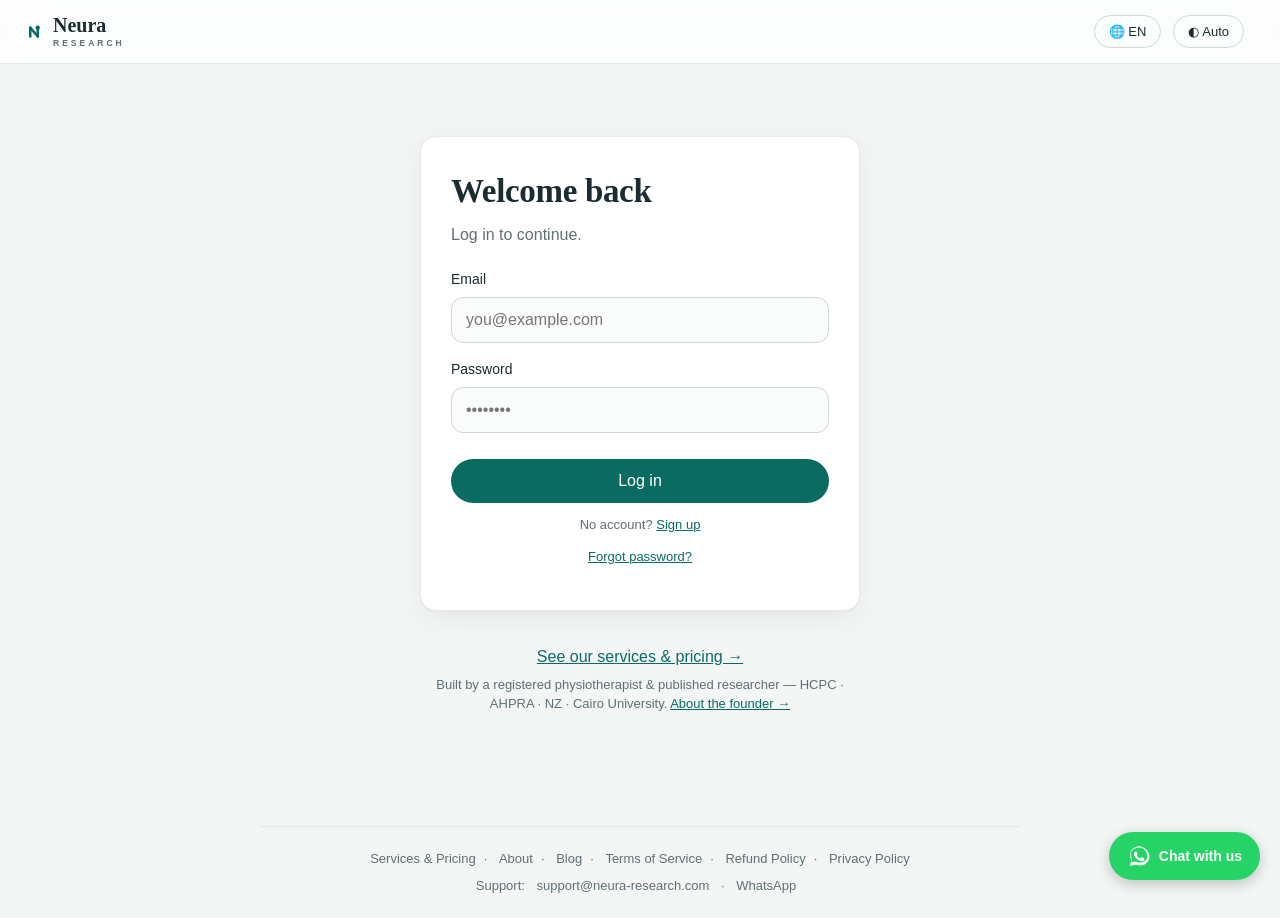
<file: frontend/index.html>
<!DOCTYPE html>
<html lang="en">
<head>
  <meta charset="UTF-8" />
  <meta name="viewport" content="width=device-width, initial-scale=1.0, viewport-fit=cover" />
  <title>Neura</title>
  <link rel="stylesheet" href="styles.css" />
  <link rel="icon" href="favicon.svg" />
  <link rel="apple-touch-icon" href="apple-touch-icon.png" />
  <link rel="manifest" href="manifest.webmanifest" />
  <meta name="theme-color" content="#0a6b63" />
  <meta name="apple-mobile-web-app-capable" content="yes" />
  <meta name="apple-mobile-web-app-status-bar-style" content="default" />
  <meta name="apple-mobile-web-app-title" content="Neura" />
  <script>
    /* Apply saved light/dark + language choices before paint to avoid a flash. */
    (function () {
      try {
        var t = localStorage.getItem("neura_theme");
        if (t === "light" || t === "dark") document.documentElement.setAttribute("data-theme", t);
        var l = localStorage.getItem("neura_lang") || "en";
        document.documentElement.setAttribute("lang", l);
        document.documentElement.setAttribute("dir", l === "ar" ? "rtl" : "ltr");
      } catch (e) {}
    })();
  </script>
</head>
<body>
  <header class="topbar">
    <div class="brand" id="brandHome" role="button" tabindex="0" title="Go to dashboard" style="cursor:pointer;"><svg width="20" height="20" viewBox="0 0 64 64" style="vertical-align:-3px" fill="none" stroke="currentColor" stroke-width="8" stroke-linecap="round"><line x1="20" y1="18" x2="20" y2="46"/><line x1="44" y1="18" x2="44" y2="46"/><line x1="20" y1="18" x2="44" y2="46"/><circle cx="44" cy="18" r="7" fill="currentColor" stroke="none"/></svg><span class="brand-word">Neura<span class="brand-sub">RESEARCH</span></span></div>
    <div class="topbar-right">
      <button id="langToggle" class="theme-toggle" title="Language / اللغة">🌐 EN</button>
      <button id="themeToggle" class="theme-toggle" title="Appearance">◐ Auto</button>
      <span id="userEmail" class="user-email"></span>
      <button id="logoutBtn" class="btn btn-ghost hidden">Log out</button>
    </div>
  </header>

  <main id="app" class="app"></main>

  <footer class="site-footer">
    <a href="pricing.html">Services &amp; Pricing</a>·
    <a href="about.html">About</a>·
    <a href="blog.html">Blog</a>·
    <a href="terms.html">Terms of Service</a>·
    <a href="refund.html">Refund Policy</a>·
    <a href="privacy.html">Privacy Policy</a>
    <div style="margin-top:8px;">
      Support: <a class="js-support-email" href="#">email</a> ·
      <a class="js-support-whatsapp" href="#">WhatsApp</a>
    </div>
  </footer>

  <div id="toast" class="toast hidden"></div>

  <!-- API base URL lives in config.js (edit that for production). -->
  <script src="config.js"></script>
  <script src="i18n.js"></script>
  <script src="app.js"></script>
  <script src="contact.js"></script>
</body>
</html>
</file>
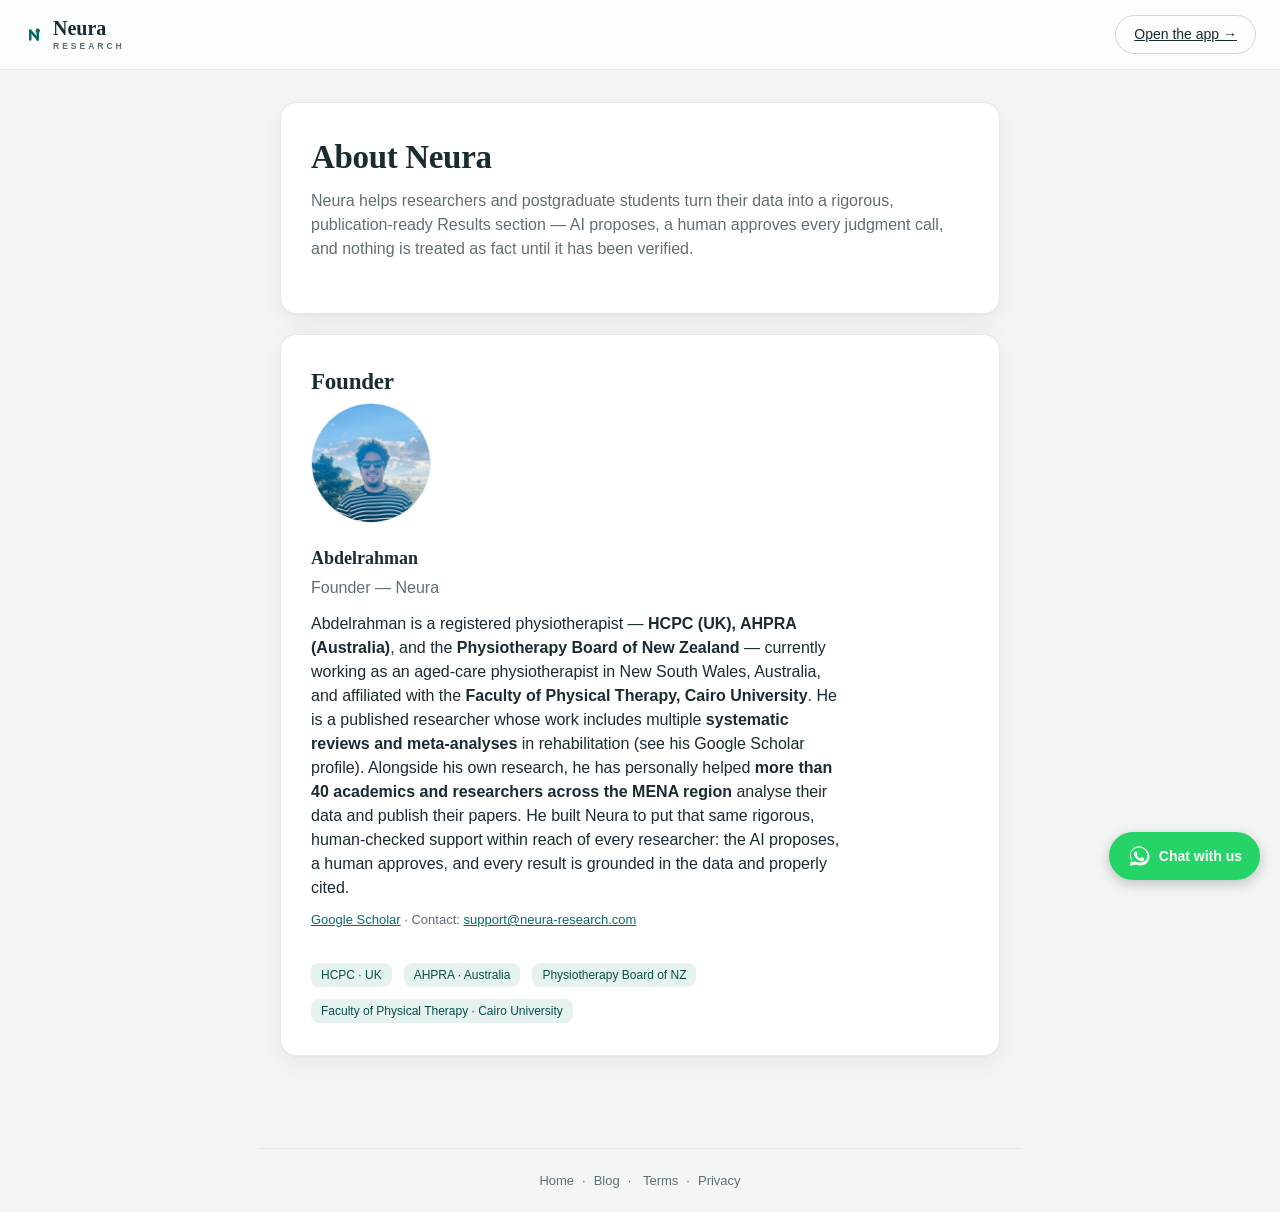
<file: frontend/about.html>
<!DOCTYPE html>
<html lang="en">
<head>
  <meta charset="UTF-8" />
  <meta name="viewport" content="width=device-width, initial-scale=1.0, viewport-fit=cover" />
  <title>About — Neura</title>
  <link rel="stylesheet" href="styles.css" />
  <link rel="icon" href="favicon.svg" />
  <meta name="theme-color" content="#0a6b63" />
  <script>
    (function () {
      try {
        var t = localStorage.getItem("neura_theme");
        if (t === "light" || t === "dark") document.documentElement.setAttribute("data-theme", t);
      } catch (e) {}
    })();
  </script>
  <style>
    .founder { display:flex; gap:22px; align-items:center; flex-wrap:wrap; }
    .founder img, .founder .avatar {
      width:120px; height:120px; border-radius:50%; object-fit:cover;
      border:1px solid var(--line); background:var(--accent-soft);
      display:flex; align-items:center; justify-content:center;
      color:var(--accent-ink); font-family:var(--serif); font-size:40px; font-weight:600;
    }
  </style>
</head>
<body>
  <header class="topbar">
    <div class="brand"><svg width="20" height="20" viewBox="0 0 64 64" style="vertical-align:-3px" fill="none" stroke="currentColor" stroke-width="8" stroke-linecap="round"><line x1="20" y1="18" x2="20" y2="46"/><line x1="44" y1="18" x2="44" y2="46"/><line x1="20" y1="18" x2="44" y2="46"/><circle cx="44" cy="18" r="7" fill="currentColor" stroke="none"/></svg><span class="brand-word">Neura<span class="brand-sub">RESEARCH</span></span></div>
    <a class="btn btn-ghost" href="index.html" style="padding:8px 18px;font-size:14px;">Open the app →</a>
  </header>

  <main class="app">
    <div class="card">
      <h1>About Neura</h1>
      <p class="sub">Neura helps researchers and postgraduate students turn their data into a rigorous, publication-ready Results section — AI proposes, a human approves every judgment call, and nothing is treated as fact until it has been verified.</p>
    </div>

    <div class="card">
      <h2>Founder</h2>
      <div class="founder">
        <!-- Your photo appears automatically once frontend/founder.jpg exists;
             until then it falls back to the initial circle. -->
        <img src="founder.jpg" alt="Founder" onerror="this.style.display='none';document.getElementById('founderInitial').style.display='flex';" />
        <div class="avatar" id="founderInitial" style="display:none;">A</div>
        <div>
          <h3 style="margin:0;" id="founderName">Abdelrahman</h3>
          <p class="sub" style="margin:4px 0 0;">Founder — Neura</p>
          <p style="margin:12px 0 0;max-width:60ch;" id="founderBio">
            Abdelrahman is a registered physiotherapist — <strong>HCPC (UK), AHPRA
            (Australia)</strong>, and the <strong>Physiotherapy Board of New Zealand</strong>
            — currently working as an aged-care physiotherapist in New South Wales,
            Australia, and affiliated with the <strong>Faculty of Physical Therapy,
            Cairo University</strong>. He is a published researcher whose work includes
            multiple <strong>systematic reviews and meta-analyses</strong> in rehabilitation
            (see his Google Scholar profile). Alongside his own research, he has personally
            helped <strong>more than 40 academics and researchers across the MENA region</strong>
            analyse their data and publish their papers. He built Neura to put that same
            rigorous, human-checked support within reach of every researcher: the AI
            proposes, a human approves, and every result is grounded in the data and
            properly cited.
          </p>
          <p class="muted-note" style="margin-top:10px;">
            <a class="link" href="https://scholar.google.com/citations?user=rlv1YbEAAAAJ&hl=en" target="_blank" rel="noopener">Google Scholar</a>
            · Contact: <a class="js-support-email link" href="#">email</a>
          </p>
        </div>
      </div>
      <div style="margin-top:18px;display:flex;flex-wrap:wrap;gap:8px;">
        <span class="tag">HCPC · UK</span>
        <span class="tag">AHPRA · Australia</span>
        <span class="tag">Physiotherapy Board of NZ</span>
        <span class="tag">Faculty of Physical Therapy · Cairo University</span>
      </div>
    </div>
  </main>

  <footer class="site-footer">
    <a href="index.html">Home</a>·<a href="blog.html">Blog</a>·
    <a href="terms.html">Terms</a>·<a href="privacy.html">Privacy</a>
  </footer>

  <script src="config.js"></script>
  <script src="contact.js"></script>
</body>
</html>
</file>
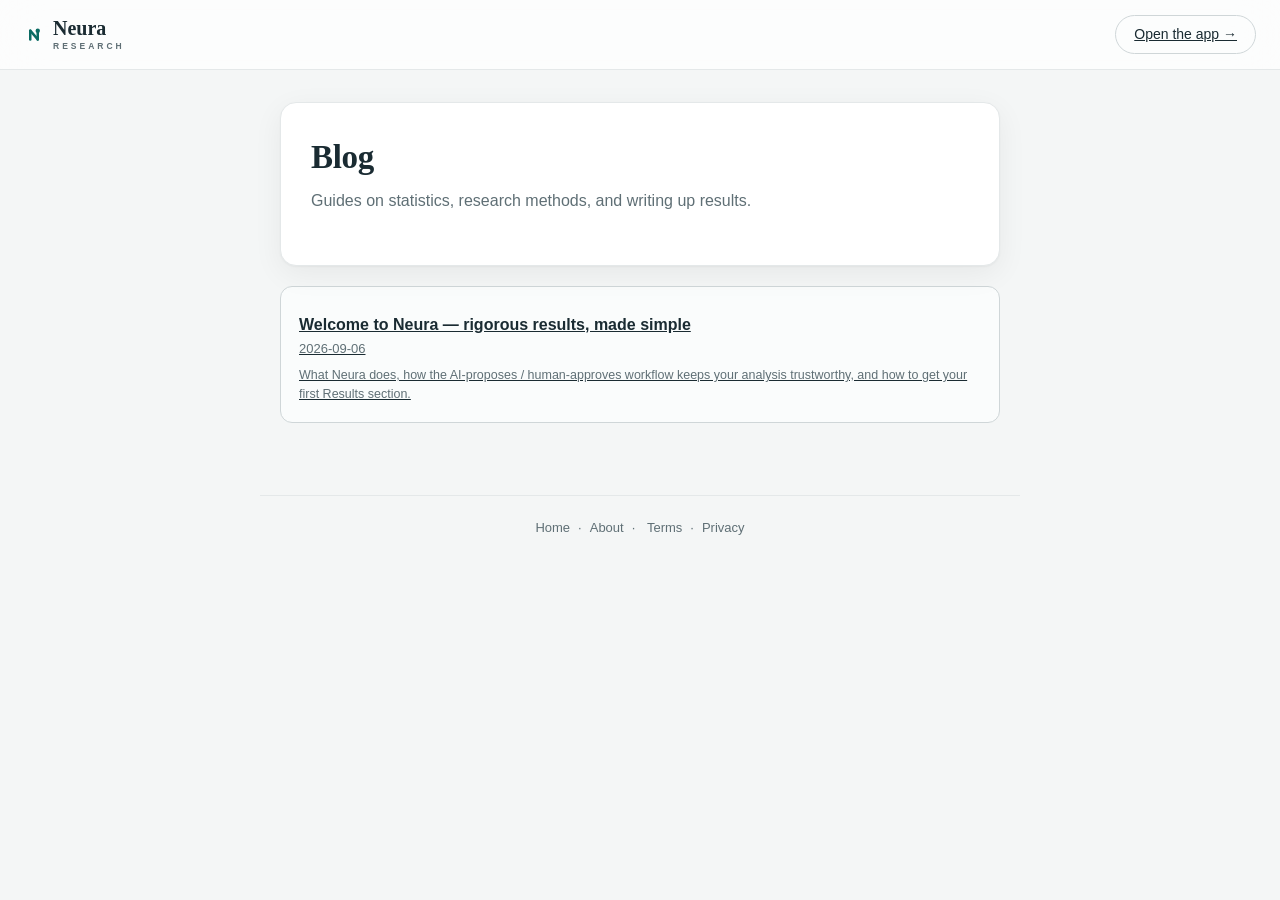
<file: frontend/blog.html>
<!DOCTYPE html>
<html lang="en">
<head>
  <meta charset="UTF-8" />
  <meta name="viewport" content="width=device-width, initial-scale=1.0, viewport-fit=cover" />
  <title>Blog — Neura</title>
  <meta name="description" content="Articles and guides on statistics, research methods, and writing up results — from Neura." />
  <link rel="stylesheet" href="styles.css" />
  <link rel="icon" href="favicon.svg" />
  <meta name="theme-color" content="#0a6b63" />
  <script>
    (function () {
      try {
        var t = localStorage.getItem("neura_theme");
        if (t === "light" || t === "dark") document.documentElement.setAttribute("data-theme", t);
      } catch (e) {}
    })();
  </script>
</head>
<body>
  <header class="topbar">
    <div class="brand"><svg width="20" height="20" viewBox="0 0 64 64" style="vertical-align:-3px" fill="none" stroke="currentColor" stroke-width="8" stroke-linecap="round"><line x1="20" y1="18" x2="20" y2="46"/><line x1="44" y1="18" x2="44" y2="46"/><line x1="20" y1="18" x2="44" y2="46"/><circle cx="44" cy="18" r="7" fill="currentColor" stroke="none"/></svg><span class="brand-word">Neura<span class="brand-sub">RESEARCH</span></span></div>
    <a class="btn btn-ghost" href="index.html" style="padding:8px 18px;font-size:14px;">Open the app →</a>
  </header>

  <main class="app" id="blog">
    <div class="center"><div class="spinner-lg"></div></div>
  </main>

  <footer class="site-footer">
    <a href="index.html">Home</a>·<a href="about.html">About</a>·
    <a href="terms.html">Terms</a>·<a href="privacy.html">Privacy</a>
  </footer>

  <script src="blog.js"></script>
</body>
</html>
</file>
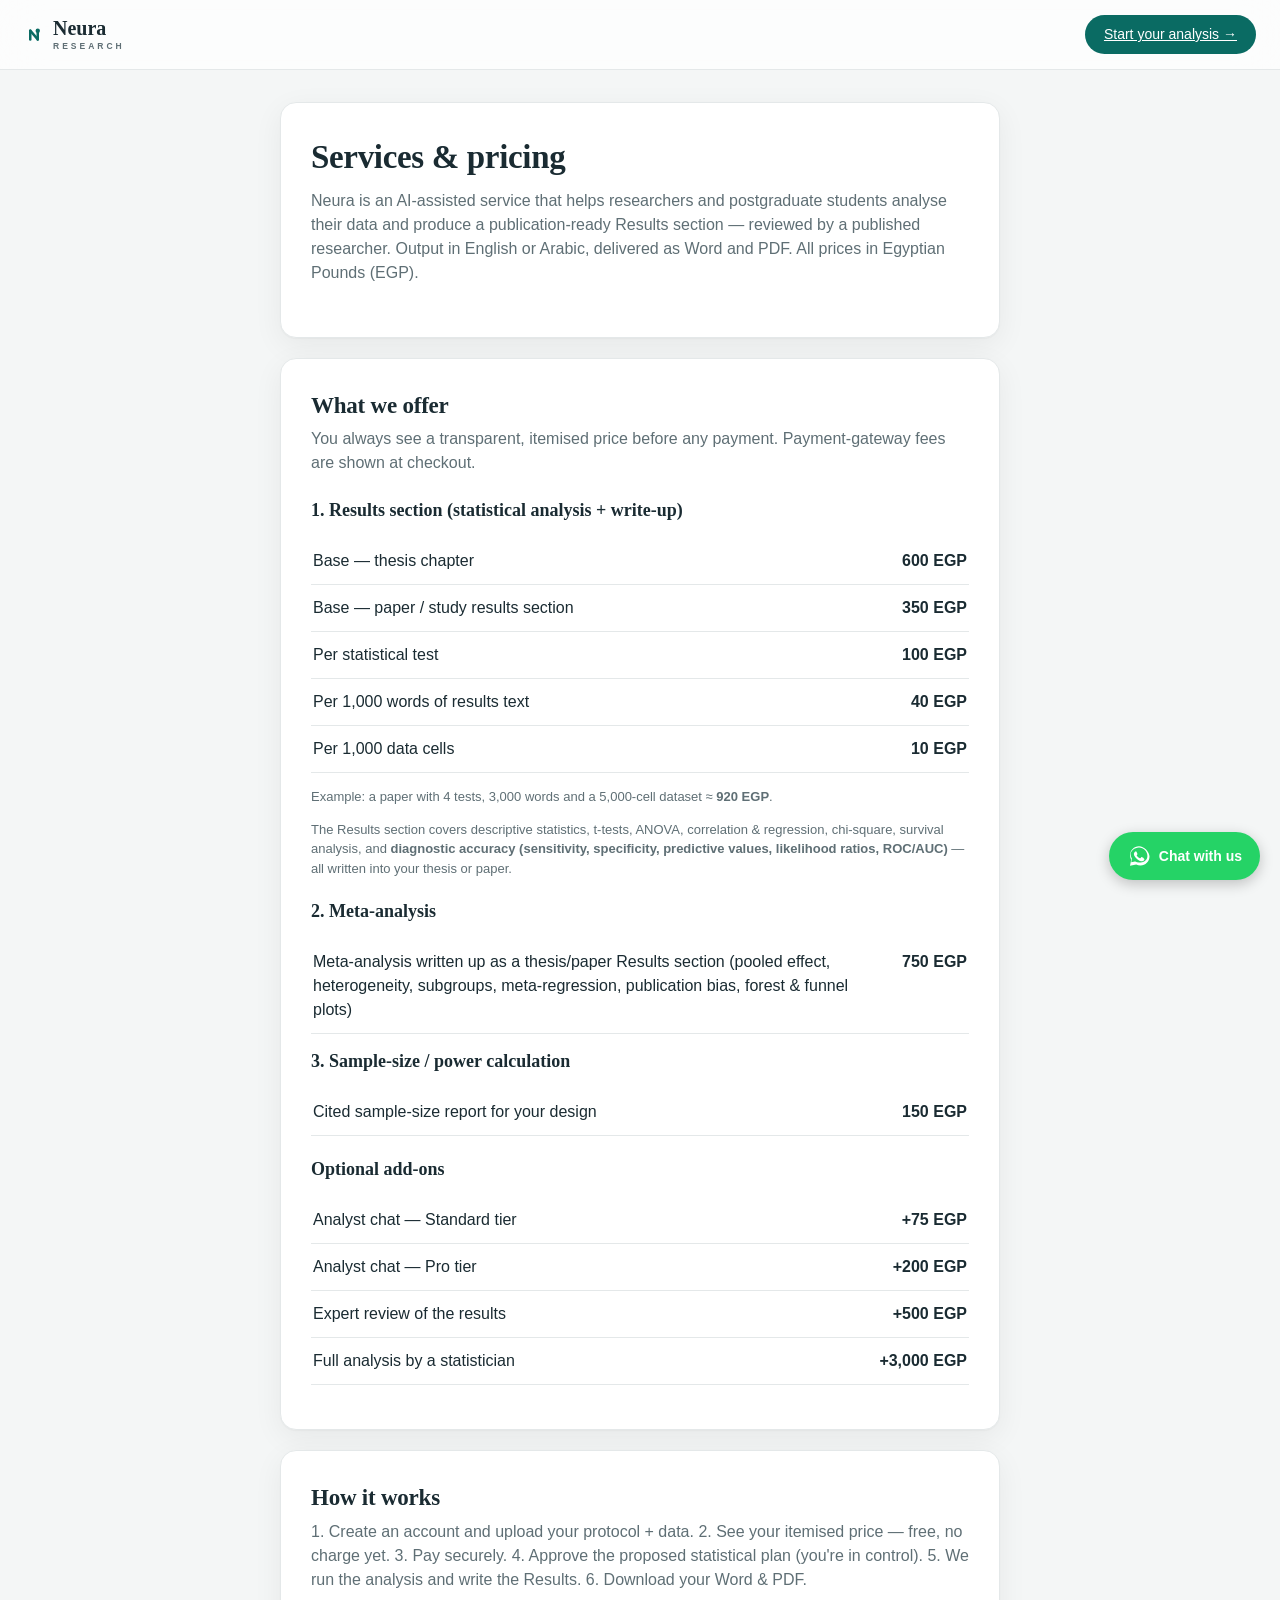
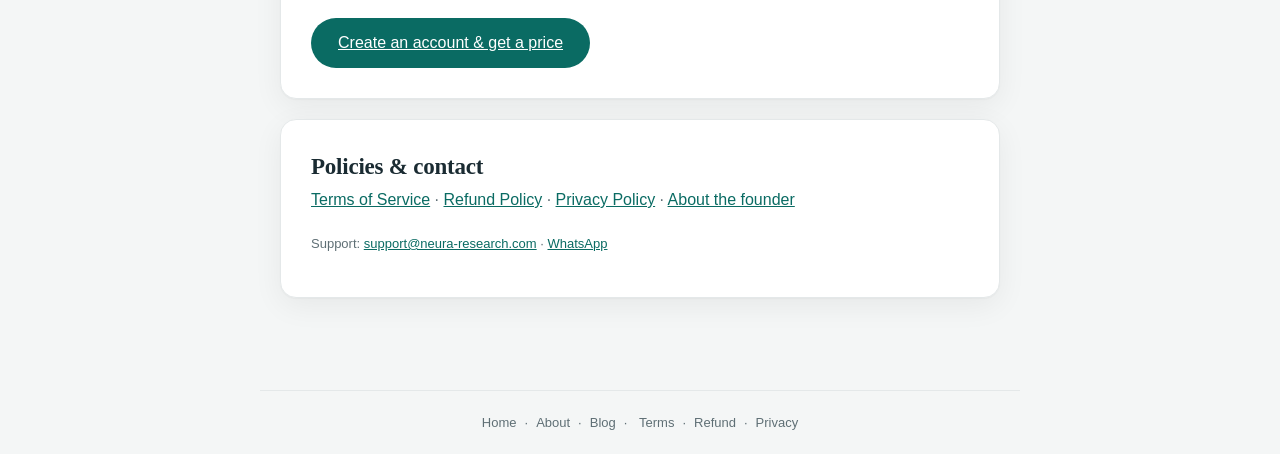
<file: frontend/pricing.html>
<!DOCTYPE html>
<html lang="en">
<head>
  <meta charset="UTF-8" />
  <meta name="viewport" content="width=device-width, initial-scale=1.0, viewport-fit=cover" />
  <title>Services & Pricing — Neura</title>
  <meta name="description" content="Neura — AI-assisted statistical analysis and results write-up for researchers. Services, pricing, and how it works." />
  <link rel="stylesheet" href="styles.css" />
  <link rel="icon" href="favicon.svg" />
  <meta name="theme-color" content="#0a6b63" />
  <script>
    (function () {
      try {
        var t = localStorage.getItem("neura_theme");
        if (t === "light" || t === "dark") document.documentElement.setAttribute("data-theme", t);
      } catch (e) {}
    })();
  </script>
  <style>
    .ptable { list-style:none; padding:0; margin:14px 0; }
    .ptable li { display:flex; justify-content:space-between; gap:16px; padding:11px 2px; border-bottom:1px solid var(--line); }
    .ptable .k { color:var(--ink); } .ptable .v { font-weight:600; white-space:nowrap; }
  </style>
</head>
<body>
  <header class="topbar">
    <div class="brand"><svg width="20" height="20" viewBox="0 0 64 64" style="vertical-align:-3px" fill="none" stroke="currentColor" stroke-width="8" stroke-linecap="round"><line x1="20" y1="18" x2="20" y2="46"/><line x1="44" y1="18" x2="44" y2="46"/><line x1="20" y1="18" x2="44" y2="46"/><circle cx="44" cy="18" r="7" fill="currentColor" stroke="none"/></svg><span class="brand-word">Neura<span class="brand-sub">RESEARCH</span></span></div>
    <a class="btn btn-primary" href="index.html" style="padding:8px 18px;font-size:14px;">Start your analysis →</a>
  </header>

  <main class="app">
    <div class="card">
      <h1>Services &amp; pricing</h1>
      <p class="sub">Neura is an AI-assisted service that helps researchers and postgraduate students analyse their data and produce a publication-ready Results section — reviewed by a published researcher. Output in English or Arabic, delivered as Word and PDF. All prices in Egyptian Pounds (EGP).</p>
    </div>

    <div class="card">
      <h2>What we offer</h2>
      <p class="sub">You always see a transparent, itemised price before any payment. Payment-gateway fees are shown at checkout.</p>

      <h3 style="margin-top:16px;">1. Results section (statistical analysis + write-up)</h3>
      <ul class="ptable">
        <li><span class="k">Base — thesis chapter</span><span class="v">600 EGP</span></li>
        <li><span class="k">Base — paper / study results section</span><span class="v">350 EGP</span></li>
        <li><span class="k">Per statistical test</span><span class="v">100 EGP</span></li>
        <li><span class="k">Per 1,000 words of results text</span><span class="v">40 EGP</span></li>
        <li><span class="k">Per 1,000 data cells</span><span class="v">10 EGP</span></li>
      </ul>
      <p class="muted-note">Example: a paper with 4 tests, 3,000 words and a 5,000-cell dataset ≈ <strong>920 EGP</strong>.</p>

      <p class="muted-note" style="margin-top:8px;">The Results section covers descriptive statistics, t-tests, ANOVA, correlation &amp; regression, chi-square, survival analysis, and <strong>diagnostic accuracy (sensitivity, specificity, predictive values, likelihood ratios, ROC/AUC)</strong> — all written into your thesis or paper.</p>

      <h3 style="margin-top:20px;">2. Meta-analysis</h3>
      <ul class="ptable"><li><span class="k">Meta-analysis written up as a thesis/paper Results section (pooled effect, heterogeneity, subgroups, meta-regression, publication bias, forest &amp; funnel plots)</span><span class="v">750 EGP</span></li></ul>

      <h3 style="margin-top:12px;">3. Sample-size / power calculation</h3>
      <ul class="ptable"><li><span class="k">Cited sample-size report for your design</span><span class="v">150 EGP</span></li></ul>

      <h3 style="margin-top:20px;">Optional add-ons</h3>
      <ul class="ptable">
        <li><span class="k">Analyst chat — Standard tier</span><span class="v">+75 EGP</span></li>
        <li><span class="k">Analyst chat — Pro tier</span><span class="v">+200 EGP</span></li>
        <li><span class="k">Expert review of the results</span><span class="v">+500 EGP</span></li>
        <li><span class="k">Full analysis by a statistician</span><span class="v">+3,000 EGP</span></li>
      </ul>
    </div>

    <div class="card">
      <h2>How it works</h2>
      <p class="sub">1. Create an account and upload your protocol + data. 2. See your itemised price — free, no charge yet. 3. Pay securely. 4. Approve the proposed statistical plan (you're in control). 5. We run the analysis and write the Results. 6. Download your Word &amp; PDF.</p>
      <div class="btn-row"><a class="btn btn-primary" href="index.html">Create an account &amp; get a price</a></div>
    </div>

    <div class="card">
      <h2>Policies &amp; contact</h2>
      <p class="sub">
        <a class="link" href="terms.html">Terms of Service</a> ·
        <a class="link" href="refund.html">Refund Policy</a> ·
        <a class="link" href="privacy.html">Privacy Policy</a> ·
        <a class="link" href="about.html">About the founder</a>
      </p>
      <p class="muted-note">Support: <a class="js-support-email link" href="#">email</a> · <a class="js-support-whatsapp link" href="#">WhatsApp</a></p>
    </div>
  </main>

  <footer class="site-footer">
    <a href="index.html">Home</a>·<a href="about.html">About</a>·<a href="blog.html">Blog</a>·
    <a href="terms.html">Terms</a>·<a href="refund.html">Refund</a>·<a href="privacy.html">Privacy</a>
  </footer>

  <script src="config.js"></script>
  <script src="contact.js"></script>
</body>
</html>
</file>
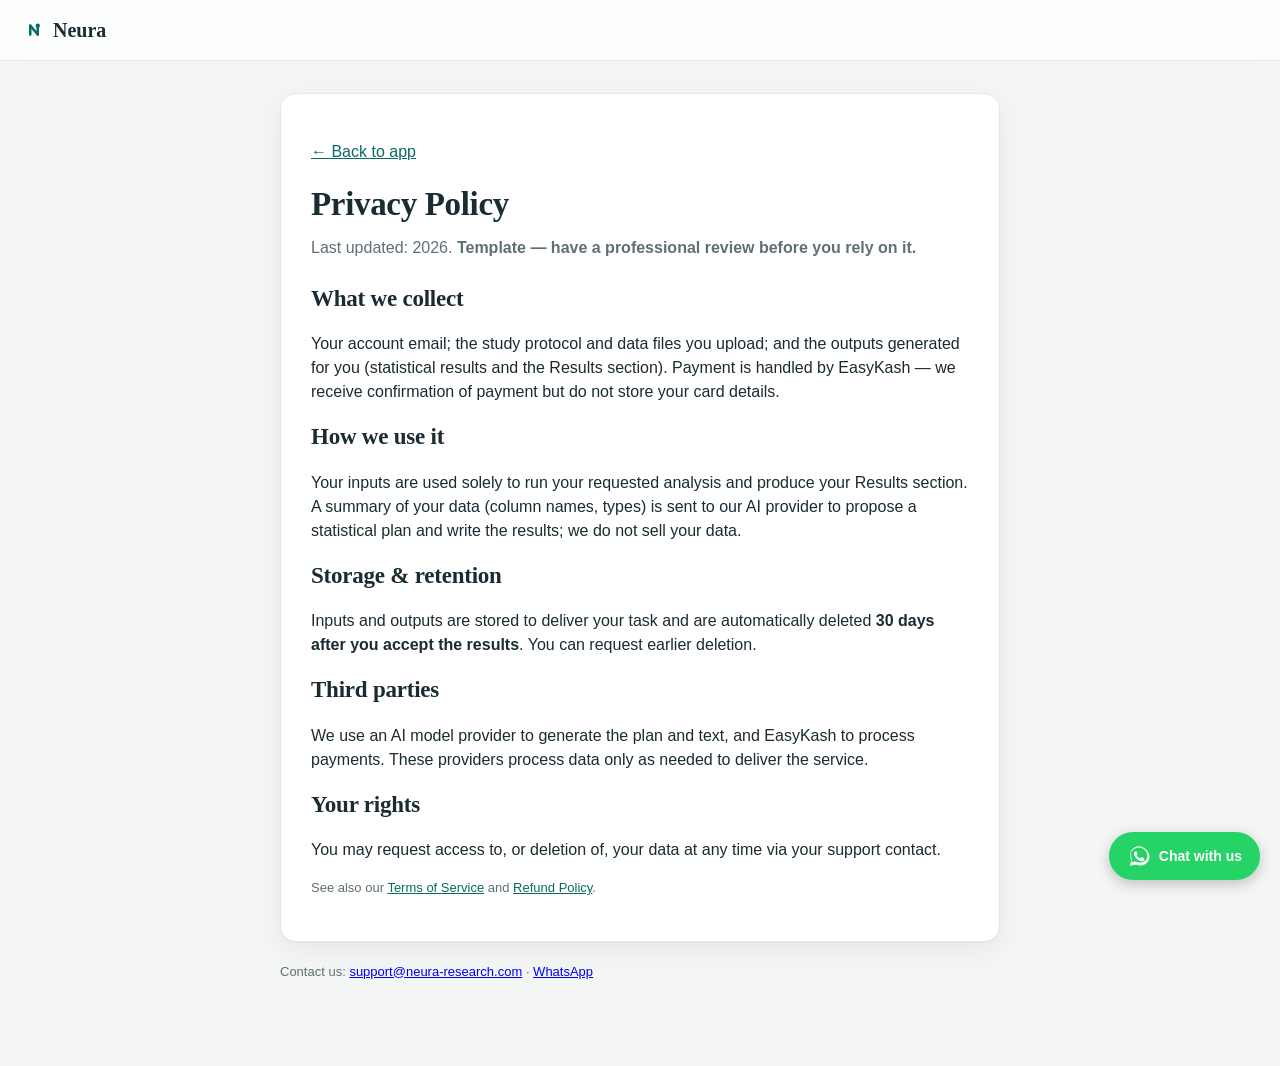
<file: frontend/privacy.html>
<!DOCTYPE html>
<html lang="en">
<head>
  <meta charset="UTF-8" />
  <meta name="viewport" content="width=device-width, initial-scale=1.0, viewport-fit=cover" />
  <title>Privacy Policy — Neura</title>
  <link rel="stylesheet" href="styles.css" />
  <link rel="icon" href="favicon.svg" />
  <link rel="apple-touch-icon" href="apple-touch-icon.png" />
  <link rel="manifest" href="manifest.webmanifest" />
  <meta name="theme-color" content="#0a6b63" />
  <meta name="apple-mobile-web-app-capable" content="yes" />
  <meta name="apple-mobile-web-app-status-bar-style" content="default" />
  <meta name="apple-mobile-web-app-title" content="Neura" />
  <script>
    (function () {
      try {
        var t = localStorage.getItem("neura_theme");
        if (t === "light" || t === "dark") document.documentElement.setAttribute("data-theme", t);
      } catch (e) {}
    })();
  </script>
</head>
<body>
  <header class="topbar"><div class="brand"><svg width="20" height="20" viewBox="0 0 64 64" style="vertical-align:-3px" fill="none" stroke="currentColor" stroke-width="8" stroke-linecap="round"><line x1="20" y1="18" x2="20" y2="46"/><line x1="44" y1="18" x2="44" y2="46"/><line x1="20" y1="18" x2="44" y2="46"/><circle cx="44" cy="18" r="7" fill="currentColor" stroke="none"/></svg> Neura</div></header>
  <main class="app">
    <div class="card">
      <p><a class="link" href="index.html">← Back to app</a></p>
      <h1>Privacy Policy</h1>
      <p class="sub">Last updated: 2026. <strong>Template — have a professional review before you rely on it.</strong></p>

      <h2>What we collect</h2>
      <p>Your account email; the study protocol and data files you upload; and the outputs
      generated for you (statistical results and the Results section). Payment is handled
      by EasyKash — we receive confirmation of payment but do not store your card details.</p>

      <h2>How we use it</h2>
      <p>Your inputs are used solely to run your requested analysis and produce your Results
      section. A summary of your data (column names, types) is sent to our AI provider to
      propose a statistical plan and write the results; we do not sell your data.</p>

      <h2>Storage & retention</h2>
      <p>Inputs and outputs are stored to deliver your task and are automatically deleted
      <strong>30 days after you accept the results</strong>. You can request earlier deletion.</p>

      <h2>Third parties</h2>
      <p>We use an AI model provider to generate the plan and text, and EasyKash to process
      payments. These providers process data only as needed to deliver the service.</p>

      <h2>Your rights</h2>
      <p>You may request access to, or deletion of, your data at any time via your support
      contact.</p>

      <p class="muted-note">See also our <a class="link" href="terms.html">Terms of Service</a>
      and <a class="link" href="refund.html">Refund Policy</a>.</p>
    </div>
    <p class="muted-note">Contact us: <a class="js-support-email" href="#">email</a> &middot; <a class="js-support-whatsapp" href="#">WhatsApp</a></p>
  </main>
  <script src="config.js"></script>
  <script src="contact.js"></script>
</body>
</html>
</file>
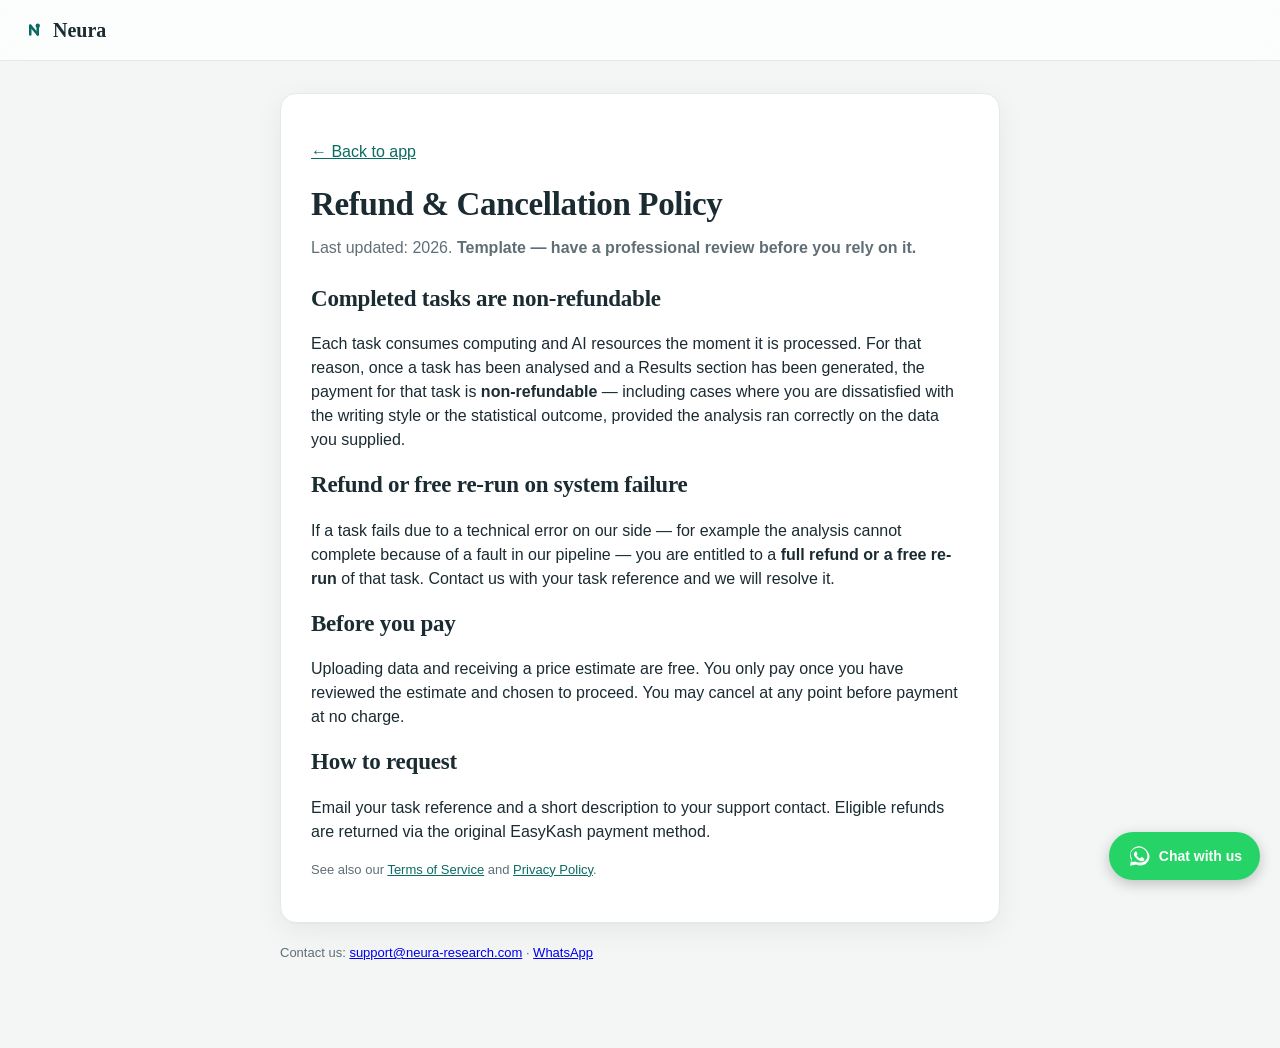
<file: frontend/refund.html>
<!DOCTYPE html>
<html lang="en">
<head>
  <meta charset="UTF-8" />
  <meta name="viewport" content="width=device-width, initial-scale=1.0, viewport-fit=cover" />
  <title>Refund & Cancellation Policy — Neura</title>
  <link rel="stylesheet" href="styles.css" />
  <link rel="icon" href="favicon.svg" />
  <link rel="apple-touch-icon" href="apple-touch-icon.png" />
  <link rel="manifest" href="manifest.webmanifest" />
  <meta name="theme-color" content="#0a6b63" />
  <meta name="apple-mobile-web-app-capable" content="yes" />
  <meta name="apple-mobile-web-app-status-bar-style" content="default" />
  <meta name="apple-mobile-web-app-title" content="Neura" />
  <script>
    (function () {
      try {
        var t = localStorage.getItem("neura_theme");
        if (t === "light" || t === "dark") document.documentElement.setAttribute("data-theme", t);
      } catch (e) {}
    })();
  </script>
</head>
<body>
  <header class="topbar"><div class="brand"><svg width="20" height="20" viewBox="0 0 64 64" style="vertical-align:-3px" fill="none" stroke="currentColor" stroke-width="8" stroke-linecap="round"><line x1="20" y1="18" x2="20" y2="46"/><line x1="44" y1="18" x2="44" y2="46"/><line x1="20" y1="18" x2="44" y2="46"/><circle cx="44" cy="18" r="7" fill="currentColor" stroke="none"/></svg> Neura</div></header>
  <main class="app">
    <div class="card">
      <p><a class="link" href="index.html">← Back to app</a></p>
      <h1>Refund & Cancellation Policy</h1>
      <p class="sub">Last updated: 2026. <strong>Template — have a professional review before you rely on it.</strong></p>

      <h2>Completed tasks are non-refundable</h2>
      <p>Each task consumes computing and AI resources the moment it is processed.
      For that reason, once a task has been analysed and a Results section has been
      generated, the payment for that task is <strong>non-refundable</strong> — including
      cases where you are dissatisfied with the writing style or the statistical
      outcome, provided the analysis ran correctly on the data you supplied.</p>

      <h2>Refund or free re-run on system failure</h2>
      <p>If a task fails due to a technical error on our side — for example the analysis
      cannot complete because of a fault in our pipeline — you are entitled to a
      <strong>full refund or a free re-run</strong> of that task. Contact us with your task
      reference and we will resolve it.</p>

      <h2>Before you pay</h2>
      <p>Uploading data and receiving a price estimate are free. You only pay once you
      have reviewed the estimate and chosen to proceed. You may cancel at any point
      before payment at no charge.</p>

      <h2>How to request</h2>
      <p>Email your task reference and a short description to your support contact. Eligible
      refunds are returned via the original EasyKash payment method.</p>

      <p class="muted-note">See also our <a class="link" href="terms.html">Terms of Service</a>
      and <a class="link" href="privacy.html">Privacy Policy</a>.</p>
    </div>
    <p class="muted-note">Contact us: <a class="js-support-email" href="#">email</a> &middot; <a class="js-support-whatsapp" href="#">WhatsApp</a></p>
  </main>
  <script src="config.js"></script>
  <script src="contact.js"></script>
</body>
</html>
</file>
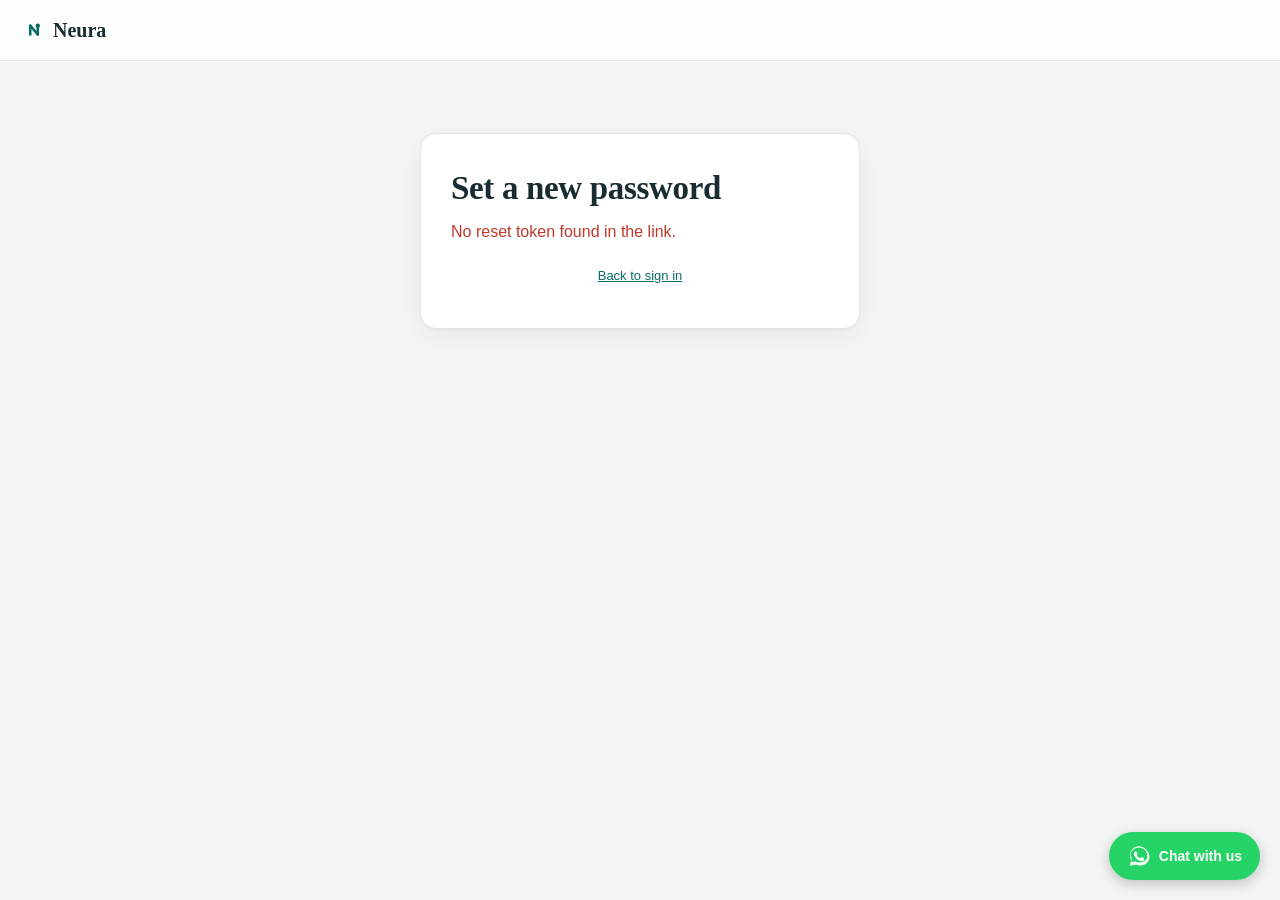
<file: frontend/reset.html>
<!DOCTYPE html>
<html lang="en">
<head>
  <meta charset="UTF-8" />
  <meta name="viewport" content="width=device-width, initial-scale=1.0, viewport-fit=cover" />
  <title>Reset password — Neura</title>
  <link rel="stylesheet" href="styles.css" />
  <link rel="icon" href="favicon.svg" />
  <link rel="apple-touch-icon" href="apple-touch-icon.png" />
  <link rel="manifest" href="manifest.webmanifest" />
  <meta name="theme-color" content="#0a6b63" />
  <meta name="apple-mobile-web-app-capable" content="yes" />
  <meta name="apple-mobile-web-app-status-bar-style" content="default" />
  <meta name="apple-mobile-web-app-title" content="Neura" />
  <script>
    (function () {
      try {
        var t = localStorage.getItem("neura_theme");
        if (t === "light" || t === "dark") document.documentElement.setAttribute("data-theme", t);
      } catch (e) {}
    })();
  </script>
</head>
<body>
  <header class="topbar"><div class="brand"><svg width="20" height="20" viewBox="0 0 64 64" style="vertical-align:-3px" fill="none" stroke="currentColor" stroke-width="8" stroke-linecap="round"><line x1="20" y1="18" x2="20" y2="46"/><line x1="44" y1="18" x2="44" y2="46"/><line x1="20" y1="18" x2="44" y2="46"/><circle cx="44" cy="18" r="7" fill="currentColor" stroke="none"/></svg> Neura</div></header>
  <main class="app">
    <div class="card" style="max-width:440px;margin:40px auto;">
      <h1>Set a new password</h1>
      <p id="msg" class="sub">Choose a new password for your account.</p>
      <div id="form">
        <label>New password</label>
        <input id="pw" type="password" placeholder="At least 8 characters" />
        <label>Confirm password</label>
        <input id="pw2" type="password" placeholder="Repeat it" />
        <div class="btn-row">
          <button id="submit" class="btn btn-primary btn-block">Reset password</button>
        </div>
      </div>
      <p class="muted-note center"><a class="link" href="index.html">Back to sign in</a></p>
    </div>
  </main>
  <script src="config.js"></script>
  <script>
    const token = new URLSearchParams(location.search).get("token");
    const msg = document.getElementById("msg");
    const form = document.getElementById("form");
    if (!token) { msg.textContent = "No reset token found in the link."; msg.style.color = "var(--err)"; form.style.display = "none"; }

    document.getElementById("submit").onclick = async () => {
      const pw = document.getElementById("pw").value;
      const pw2 = document.getElementById("pw2").value;
      if (pw.length < 8) { msg.textContent = "Password must be at least 8 characters."; msg.style.color = "var(--err)"; return; }
      if (pw !== pw2) { msg.textContent = "Passwords don't match."; msg.style.color = "var(--err)"; return; }
      try {
        const res = await fetch((window.API_BASE || "") + "/auth/reset-password", {
          method: "POST", headers: { "Content-Type": "application/json" },
          body: JSON.stringify({ token, new_password: pw })
        });
        if (res.ok) {
          form.style.display = "none";
          msg.textContent = "✓ Password reset. You can now sign in with your new password.";
          msg.style.color = "var(--ok)";
        } else {
          const d = await res.json().catch(() => ({}));
          msg.textContent = d.detail || "Reset failed. The link may have expired — request a new one.";
          msg.style.color = "var(--err)";
        }
      } catch (e) { msg.textContent = "Could not reach the server. Try again later."; msg.style.color = "var(--err)"; }
    };
  </script>
  <script src="contact.js"></script>
</body>
</html>
</file>
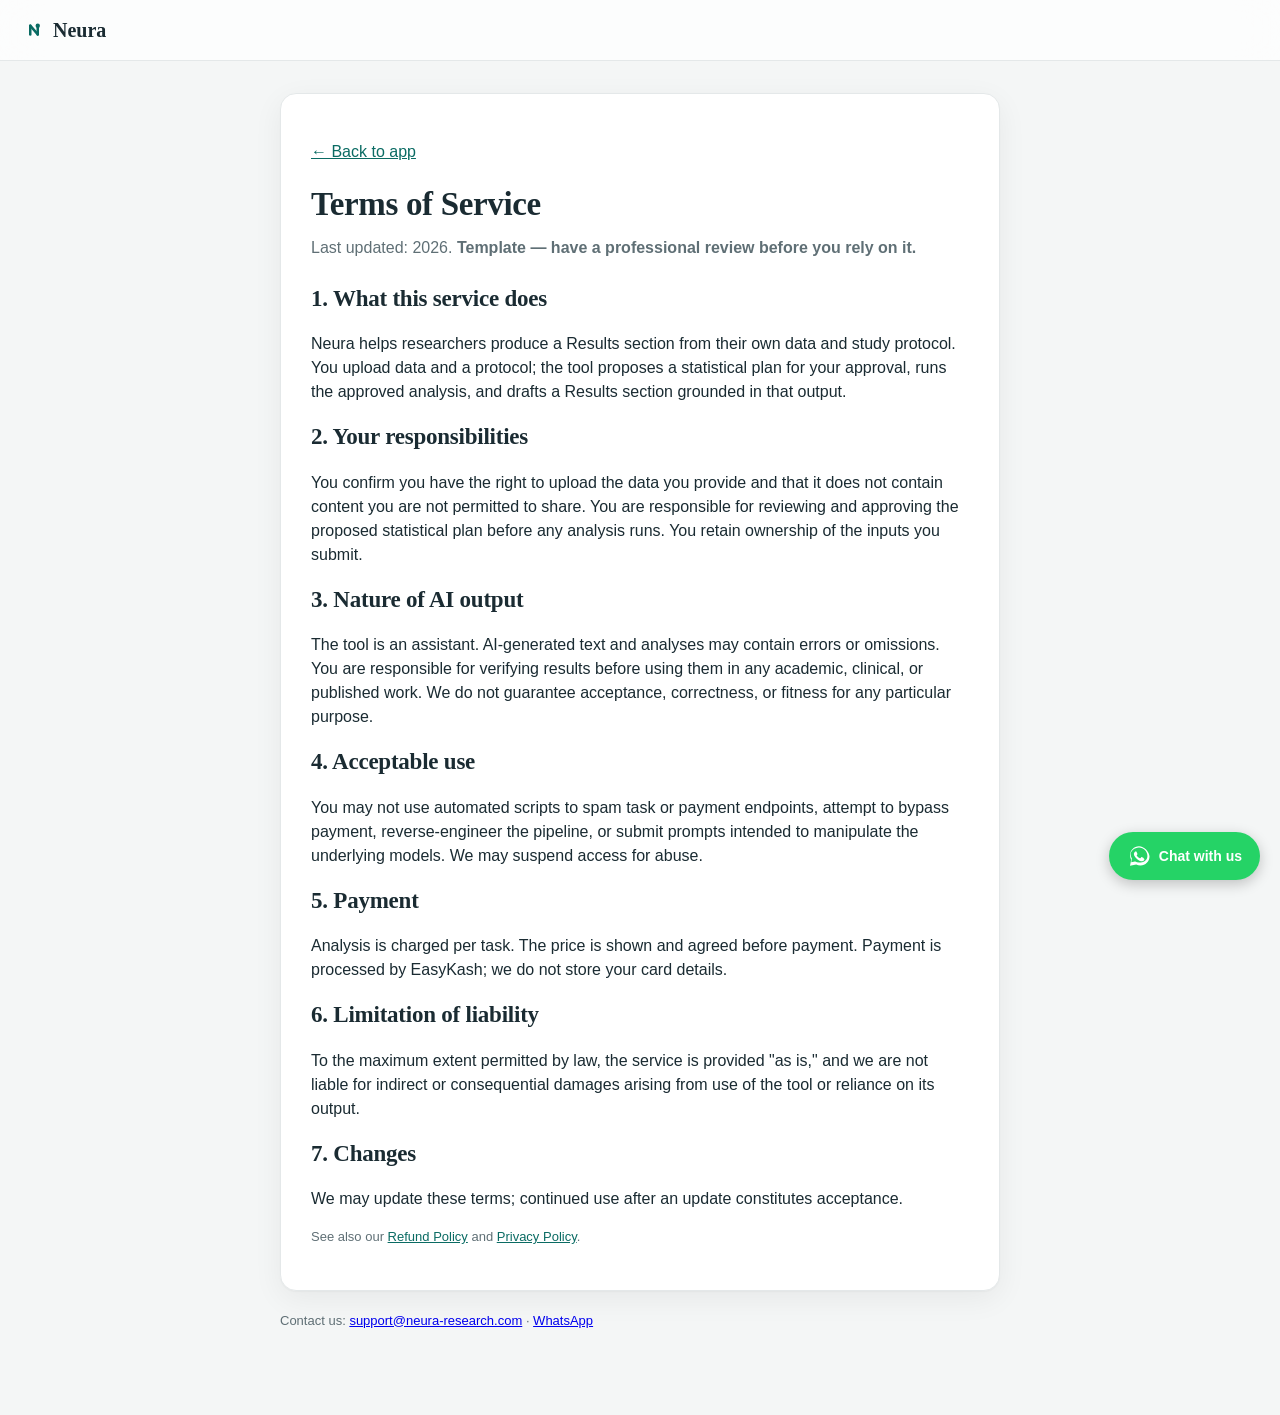
<file: frontend/terms.html>
<!DOCTYPE html>
<html lang="en">
<head>
  <meta charset="UTF-8" />
  <meta name="viewport" content="width=device-width, initial-scale=1.0, viewport-fit=cover" />
  <title>Terms of Service — Neura</title>
  <link rel="stylesheet" href="styles.css" />
  <link rel="icon" href="favicon.svg" />
  <link rel="apple-touch-icon" href="apple-touch-icon.png" />
  <link rel="manifest" href="manifest.webmanifest" />
  <meta name="theme-color" content="#0a6b63" />
  <meta name="apple-mobile-web-app-capable" content="yes" />
  <meta name="apple-mobile-web-app-status-bar-style" content="default" />
  <meta name="apple-mobile-web-app-title" content="Neura" />
  <script>
    (function () {
      try {
        var t = localStorage.getItem("neura_theme");
        if (t === "light" || t === "dark") document.documentElement.setAttribute("data-theme", t);
      } catch (e) {}
    })();
  </script>
</head>
<body>
  <header class="topbar"><div class="brand"><svg width="20" height="20" viewBox="0 0 64 64" style="vertical-align:-3px" fill="none" stroke="currentColor" stroke-width="8" stroke-linecap="round"><line x1="20" y1="18" x2="20" y2="46"/><line x1="44" y1="18" x2="44" y2="46"/><line x1="20" y1="18" x2="44" y2="46"/><circle cx="44" cy="18" r="7" fill="currentColor" stroke="none"/></svg> Neura</div></header>
  <main class="app">
    <div class="card">
      <p><a class="link" href="index.html">← Back to app</a></p>
      <h1>Terms of Service</h1>
      <p class="sub">Last updated: 2026. <strong>Template — have a professional review before you rely on it.</strong></p>

      <h2>1. What this service does</h2>
      <p>Neura helps researchers produce a Results section from their
      own data and study protocol. You upload data and a protocol; the tool proposes
      a statistical plan for your approval, runs the approved analysis, and drafts a
      Results section grounded in that output.</p>

      <h2>2. Your responsibilities</h2>
      <p>You confirm you have the right to upload the data you provide and that it does
      not contain content you are not permitted to share. You are responsible for
      reviewing and approving the proposed statistical plan before any analysis runs.
      You retain ownership of the inputs you submit.</p>

      <h2>3. Nature of AI output</h2>
      <p>The tool is an assistant. AI-generated text and analyses may contain errors or
      omissions. You are responsible for verifying results before using them in any
      academic, clinical, or published work. We do not guarantee acceptance,
      correctness, or fitness for any particular purpose.</p>

      <h2>4. Acceptable use</h2>
      <p>You may not use automated scripts to spam task or payment endpoints, attempt to
      bypass payment, reverse-engineer the pipeline, or submit prompts intended to
      manipulate the underlying models. We may suspend access for abuse.</p>

      <h2>5. Payment</h2>
      <p>Analysis is charged per task. The price is shown and agreed before payment.
      Payment is processed by EasyKash; we do not store your card details.</p>

      <h2>6. Limitation of liability</h2>
      <p>To the maximum extent permitted by law, the service is provided "as is," and we
      are not liable for indirect or consequential damages arising from use of the
      tool or reliance on its output.</p>

      <h2>7. Changes</h2>
      <p>We may update these terms; continued use after an update constitutes acceptance.</p>

      <p class="muted-note">See also our <a class="link" href="refund.html">Refund Policy</a>
      and <a class="link" href="privacy.html">Privacy Policy</a>.</p>
    </div>
    <p class="muted-note">Contact us: <a class="js-support-email" href="#">email</a> &middot; <a class="js-support-whatsapp" href="#">WhatsApp</a></p>
  </main>
  <script src="config.js"></script>
  <script src="contact.js"></script>
</body>
</html>
</file>
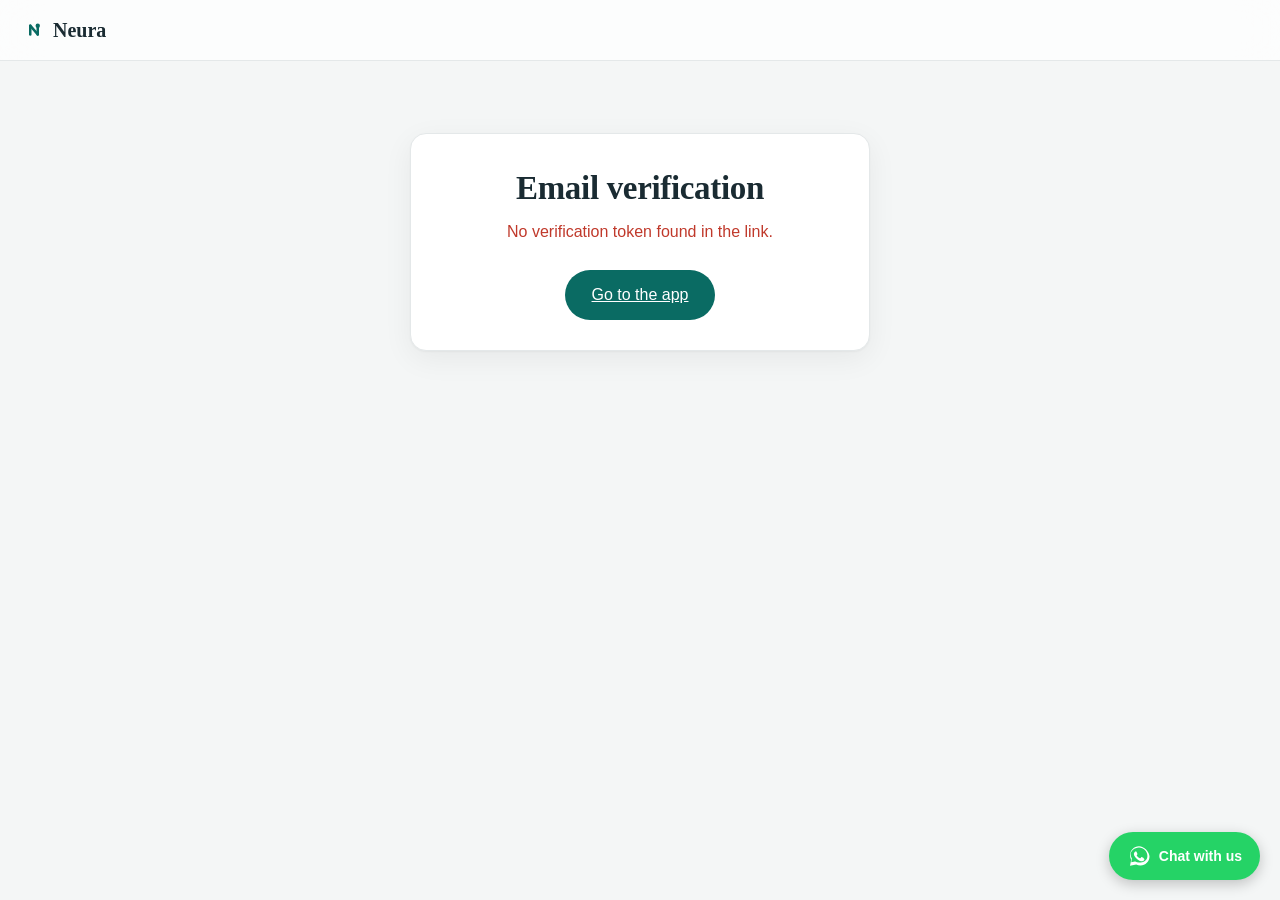
<file: frontend/verify.html>
<!DOCTYPE html>
<html lang="en">
<head>
  <meta charset="UTF-8" />
  <meta name="viewport" content="width=device-width, initial-scale=1.0, viewport-fit=cover" />
  <title>Verify email — Neura</title>
  <link rel="stylesheet" href="styles.css" />
  <link rel="icon" href="favicon.svg" />
  <link rel="apple-touch-icon" href="apple-touch-icon.png" />
  <link rel="manifest" href="manifest.webmanifest" />
  <meta name="theme-color" content="#0a6b63" />
  <meta name="apple-mobile-web-app-capable" content="yes" />
  <meta name="apple-mobile-web-app-status-bar-style" content="default" />
  <meta name="apple-mobile-web-app-title" content="Neura" />
  <script>
    (function () {
      try {
        var t = localStorage.getItem("neura_theme");
        if (t === "light" || t === "dark") document.documentElement.setAttribute("data-theme", t);
      } catch (e) {}
    })();
  </script>
</head>
<body>
  <header class="topbar"><div class="brand"><svg width="20" height="20" viewBox="0 0 64 64" style="vertical-align:-3px" fill="none" stroke="currentColor" stroke-width="8" stroke-linecap="round"><line x1="20" y1="18" x2="20" y2="46"/><line x1="44" y1="18" x2="44" y2="46"/><line x1="20" y1="18" x2="44" y2="46"/><circle cx="44" cy="18" r="7" fill="currentColor" stroke="none"/></svg> Neura</div></header>
  <main class="app">
    <div class="card" style="max-width:460px;margin:40px auto;text-align:center;">
      <h1>Email verification</h1>
      <p id="msg" class="sub">Verifying your email…</p>
      <div id="spin" class="spinner-lg"></div>
      <div class="btn-row" style="justify-content:center;">
        <a class="btn btn-primary" href="index.html">Go to the app</a>
      </div>
    </div>
  </main>
  <script src="config.js"></script>
  <script>
    (async function () {
      const token = new URLSearchParams(location.search).get("token");
      const msg = document.getElementById("msg");
      const spin = document.getElementById("spin");
      const done = (text, ok) => { spin.style.display = "none"; msg.textContent = text; msg.style.color = ok ? "var(--ok)" : "var(--err)"; };
      if (!token) return done("No verification token found in the link.", false);
      try {
        const res = await fetch((window.API_BASE || "") + "/auth/verify-email", {
          method: "POST", headers: { "Content-Type": "application/json" },
          body: JSON.stringify({ token })
        });
        if (res.ok) done("✓ Your email is verified. You can close this tab.", true);
        else { const d = await res.json().catch(() => ({})); done(d.detail || "Verification failed. The link may have expired.", false); }
      } catch (e) { done("Could not reach the server. Try again later.", false); }
    })();
  </script>
  <script src="contact.js"></script>
</body>
</html>
</file>
<file: frontend/styles.css>
/* Neura — Apple-academic theme.
   Clean Apple layout (whitespace, rounded cards, pill buttons, smooth motion)
   with an academic character: serif headings + a trustworthy teal accent.
   Light/dark auto (prefers-color-scheme) with a manual override via
   <html data-theme="light|dark">. All class names match app.js. */

:root {
  --bg: #f4f6f6;
  --surface: #ffffff;
  --surface-2: #fafcfc;
  --ink: #1a2b32;
  --muted: #5f6f75;
  --line: #e4e8e9;
  --line-strong: #cfd6d8;
  --accent: #0a6b63;          /* deep teal — trustworthy, research-y */
  --accent-ink: #085048;
  --accent-soft: #e6f2f0;
  --ok: #1d7a44;
  --warn: #9a5b1e;
  --err: #c0392b;
  --radius: 16px;
  --radius-sm: 12px;
  --shadow: 0 1px 2px rgba(0,0,0,.04), 0 8px 30px rgba(0,0,0,.06);
  --ease: cubic-bezier(.25,.1,.25,1);
  --serif: "New York","Iowan Old Style",ui-serif,Georgia,"Times New Roman",serif;
  --sans: -apple-system,BlinkMacSystemFont,"SF Pro Text","SF Pro Display","Segoe UI",sans-serif;
}

@media (prefers-color-scheme: dark) {
  :root {
    --bg:#0b0f10; --surface:#161b1c; --surface-2:#12181a;
    --ink:#eef2f2; --muted:#9aa7a9; --line:#283032; --line-strong:#374042;
    --accent:#4cc2b6; --accent-ink:#0a6b63; --accent-soft:#12302d;
    --shadow:0 1px 2px rgba(0,0,0,.4), 0 8px 30px rgba(0,0,0,.5);
  }
}
/* Manual override wins over the media query. */
html[data-theme="light"] {
  --bg:#f4f6f6; --surface:#ffffff; --surface-2:#fafcfc;
  --ink:#1a2b32; --muted:#5f6f75; --line:#e4e8e9; --line-strong:#cfd6d8;
  --accent:#0a6b63; --accent-ink:#085048; --accent-soft:#e6f2f0;
  --shadow:0 1px 2px rgba(0,0,0,.04), 0 8px 30px rgba(0,0,0,.06);
}
html[data-theme="dark"] {
  --bg:#0b0f10; --surface:#161b1c; --surface-2:#12181a;
  --ink:#eef2f2; --muted:#9aa7a9; --line:#283032; --line-strong:#374042;
  --accent:#4cc2b6; --accent-ink:#0a6b63; --accent-soft:#12302d;
  --shadow:0 1px 2px rgba(0,0,0,.4), 0 8px 30px rgba(0,0,0,.5);
}

* { box-sizing: border-box; }
body {
  margin: 0;
  font-family: var(--sans);
  color: var(--ink);
  background: var(--bg);
  line-height: 1.5;
  -webkit-font-smoothing: antialiased;
  transition: background .3s var(--ease), color .3s var(--ease);
}

.hidden { display: none !important; }

/* Topbar — frosted, translucent */
.topbar {
  display: flex; align-items: center; justify-content: space-between;
  padding: 15px 24px;
  background: color-mix(in srgb, var(--surface) 72%, transparent);
  -webkit-backdrop-filter: saturate(180%) blur(20px);
  backdrop-filter: saturate(180%) blur(20px);
  border-bottom: 1px solid var(--line);
  position: sticky; top: 0; z-index: 10;
  padding-top: calc(15px + env(safe-area-inset-top));
  padding-left: calc(24px + env(safe-area-inset-left));
  padding-right: calc(24px + env(safe-area-inset-right));
}
.brand {
  font-family: var(--serif); font-weight: 600; font-size: 20px;
  display: inline-flex; align-items: center; gap: 9px;
}
.brand svg { color: var(--accent); }        /* logo follows the accent */
.brand-word { display: inline-flex; flex-direction: column; line-height: 1; }
.brand-sub {
  font-family: var(--sans);
  font-size: 8.5px; font-weight: 600; letter-spacing: 3px;
  color: var(--muted); margin-top: 4px;
}
.topbar-right { display: flex; align-items: center; gap: 12px; }
.user-email { color: var(--muted); font-size: 14px; }

/* Theme toggle button */
.theme-toggle {
  display: inline-flex; align-items: center; gap: 6px;
  padding: 8px 14px; font-size: 13px; font-weight: 500; font-family: inherit;
  border: 1px solid var(--line-strong); border-radius: 980px;
  background: transparent; color: var(--ink); cursor: pointer;
  transition: transform .15s var(--ease), background .2s var(--ease);
}
.theme-toggle:hover { background: var(--accent-soft); transform: scale(1.03); }
.theme-toggle:active { transform: scale(.97); }

/* Layout */
.app { max-width: 760px; margin: 0 auto; padding: 32px 20px 72px; }
.app.wide { max-width: 1080px; }
.app { padding-bottom: calc(72px + env(safe-area-inset-bottom)); -webkit-overflow-scrolling: touch; }
.card {
  background: var(--surface); border: 1px solid var(--line);
  border-radius: var(--radius); padding: 30px; box-shadow: var(--shadow);
  margin-bottom: 20px;
  animation: fadeUp .5s var(--ease) both;
}
@keyframes fadeUp { from { opacity: 0; transform: translateY(16px); } to { opacity: 1; transform: translateY(0); } }
@media (prefers-reduced-motion: reduce) { .card { animation: none; } * { transition: none !important; } }

h1 { font-family: var(--serif); font-size: 33px; letter-spacing: -.01em; margin: 0 0 6px; font-weight: 600; }
h2 { font-family: var(--serif); font-size: 23px; letter-spacing: -.01em; margin: 0 0 4px; font-weight: 600; }
h3 { font-family: var(--serif); font-size: 18px; margin: 0 0 4px; font-weight: 600; }
.sub { color: var(--muted); margin: 0 0 22px; font-size: 16px; }

/* Forms */
label { display: block; font-weight: 500; font-size: 14px; margin: 16px 0 7px; }
input, textarea, select {
  width: 100%; padding: 13px 14px; font-size: 16px; font-family: inherit;
  border: 1px solid var(--line-strong); border-radius: var(--radius-sm);
  background: var(--surface-2); color: var(--ink);
  transition: border-color .2s var(--ease), box-shadow .2s var(--ease);
}
input[type="checkbox"] { width: auto; margin: 0; }
.agree {
  display: flex; align-items: flex-start; gap: 10px; margin-top: 18px;
  font-weight: 400; font-size: 14px; color: var(--ink); cursor: pointer;
}
.agree input { margin-top: 3px; flex: none; }
textarea { min-height: 120px; resize: vertical; }
input:focus, textarea:focus, select:focus {
  outline: none; border-color: var(--accent); box-shadow: 0 0 0 4px var(--accent-soft);
}

.site-footer {
  max-width: 760px; margin: 0 auto; padding: 22px; text-align: center;
  color: var(--muted); font-size: 13px; border-top: 1px solid var(--line);
}
.site-footer a { color: var(--muted); margin: 0 8px; text-decoration: none; }
.site-footer a:hover { color: var(--accent); }

/* Buttons — Apple pill */
.btn {
  display: inline-flex; align-items: center; gap: 8px; justify-content: center;
  padding: 12px 26px; font-size: 16px; font-weight: 500; font-family: inherit;
  border: 1px solid transparent; border-radius: 980px; cursor: pointer;
  transition: transform .2s var(--ease), filter .2s var(--ease), background .2s var(--ease);
}
.btn-primary { background: var(--accent); color: #fff; }
.btn-primary:hover { transform: scale(1.02); filter: brightness(1.12); }
.btn-ghost { background: transparent; border-color: var(--line-strong); color: var(--ink); }
.btn-ghost:hover { background: var(--accent-soft); transform: scale(1.02); }
.btn:disabled { opacity: .5; cursor: not-allowed; transform: none; filter: none; }
.btn:active { transform: scale(.97); }
.btn-row { display: flex; gap: 12px; margin-top: 26px; flex-wrap: wrap; }
.btn-block { width: 100%; }

/* Segmented choice (scope, language) */
.choices { display: flex; gap: 12px; margin-top: 8px; }
.choice {
  flex: 1; padding: 18px; border: 1.5px solid var(--line-strong); border-radius: var(--radius-sm);
  cursor: pointer; text-align: center; background: var(--surface-2);
  transition: border-color .2s var(--ease), transform .15s var(--ease), background .2s var(--ease);
}
.choice:hover { border-color: var(--accent); transform: translateY(-1px); }
.choice.active { border-color: var(--accent); background: var(--accent-soft); box-shadow: inset 0 0 0 1px var(--accent); }
.choice .c-title { font-weight: 600; }
.choice .c-desc { font-size: 12.5px; color: var(--muted); margin-top: 4px; }

/* Stepper */
.stepper { display: flex; flex-wrap: wrap; gap: 7px; margin-bottom: 24px; font-size: 12.5px; }
.step { color: var(--muted); padding: 5px 13px; border-radius: 980px; background: var(--accent-soft); white-space: nowrap; }
.step.done { color: var(--ok); }
.step.current { background: var(--accent); color: #fff; }

/* Price breakdown */
.price-total { font-size: 50px; font-weight: 600; letter-spacing: -.03em; color: var(--ink); }
.price-total small { font-size: 18px; font-weight: 500; color: var(--muted); }
.breakdown { list-style: none; padding: 0; margin: 20px 0; border-top: 1px solid var(--line); }
.breakdown li { display: flex; justify-content: space-between; padding: 12px 2px; border-bottom: 1px solid var(--line); }
.breakdown .k { color: var(--muted); }
.breakdown .v { font-variant-numeric: tabular-nums; font-weight: 500; }

/* Code / preview */
pre.code {
  background: #12181a; color: #e6efee; padding: 18px; border-radius: var(--radius-sm);
  overflow: auto; font-family: ui-monospace, "SF Mono", Menlo, monospace; font-size: 13px; max-height: 360px;
}
.md {
  background: var(--surface-2); border: 1px solid var(--line); border-radius: var(--radius-sm); padding: 20px;
  font-size: 16px; max-height: 520px; overflow: auto; line-height: 1.6;
}
.md h1, .md h2, .md h3, .md h4 { margin: 18px 0 8px; line-height: 1.3; }
.md h1 { font-size: 22px; } .md h2 { font-size: 19px; } .md h3 { font-size: 16px; }
.md h2:first-child, .md h1:first-child { margin-top: 0; }
.md p { margin: 8px 0; }
.md ul, .md ol { margin: 8px 0 8px 22px; }
.md li { margin: 3px 0; }
.md hr { border: none; border-top: 1px solid var(--line); margin: 16px 0; }
.md code { background: var(--accent-soft); color: var(--accent-ink); padding: 1px 5px; border-radius: 4px; font-size: 90%; }
.md .md-table { border-collapse: collapse; width: 100%; margin: 10px 0; font-size: 14px; }
.md .md-table th, .md .md-table td { border: 1px solid var(--line); padding: 6px 10px; text-align: left; }
.md .md-table th { background: var(--accent-soft); color: var(--accent-ink); font-weight: 600; }

/* Data summary + plan */
.kv { display: grid; grid-template-columns: 160px 1fr; gap: 6px 14px; font-size: 14px; }
.kv .k { color: var(--muted); }
.pill { display: inline-block; padding: 3px 12px; border-radius: 980px; font-size: 12px; font-weight: 500; }
.pill.ok { background: var(--accent-soft); color: var(--accent-ink); }
.pill.warn { background: #fbeee2; color: var(--warn); }
.pill.err { background: #fbe4e2; color: var(--err); }
.tag { display:inline-block; background:var(--accent-soft); color:var(--accent-ink); border-radius:8px; padding:3px 10px; font-size:12px; margin:2px 4px 2px 0; }
table.prev { border-collapse:collapse; font-size:13px; min-width:100%; }
table.prev th, table.prev td { border:1px solid var(--line); padding:5px 9px; text-align:left; white-space:nowrap; }
table.prev th { background:var(--accent-soft); color:var(--accent-ink); font-weight:600; }

/* Runs list */
.run-item {
  display: flex; align-items: center; justify-content: space-between;
  padding: 16px; border: 1px solid var(--line); border-radius: var(--radius-sm); margin-bottom: 12px;
  cursor: pointer; background: var(--surface); transition: border-color .2s var(--ease), transform .15s var(--ease);
}
.run-item:hover { border-color: var(--accent); transform: translateY(-1px); }
.run-item:active { transform: scale(.99); }
.run-meta { font-size: 13px; color: var(--muted); }

/* Spinner */
.spinner { width: 18px; height: 18px; border: 2.5px solid #fff; border-top-color: transparent; border-radius: 50%; animation: spin .7s linear infinite; }
.spinner-lg { width: 34px; height: 34px; border: 3px solid var(--accent); border-top-color: transparent; border-radius: 50%; animation: spin .7s linear infinite; margin: 20px auto; }
@keyframes spin { to { transform: rotate(360deg); } }
.center { text-align: center; }

/* Toast */
.toast {
  position: fixed; bottom: 24px; left: 50%; transform: translateX(-50%);
  background: #12181a; color: #fff; padding: 13px 22px; border-radius: var(--radius-sm);
  font-size: 14px; z-index: 100; box-shadow: var(--shadow); max-width: 90%;
}
.toast.err { background: var(--err); }

.link { color: var(--accent); cursor: pointer; text-decoration: underline; background: none; border: none; font: inherit; padding: 0; }

/* Floating WhatsApp button */
.wa-fab {
  position: fixed; right: 20px; bottom: 20px; z-index: 200;
  display: inline-flex; align-items: center; gap: 8px;
  background: #25D366; color: #fff; text-decoration: none;
  padding: 12px 18px; border-radius: 999px; font-weight: 600; font-size: 14px;
  box-shadow: 0 4px 14px rgba(0,0,0,.22); transition: transform .15s var(--ease), box-shadow .15s var(--ease);
  bottom: calc(20px + env(safe-area-inset-bottom));
}
.wa-fab:hover { transform: translateY(-2px); box-shadow: 0 6px 20px rgba(0,0,0,.28); }
.wa-fab svg { display: block; }
@media (max-width: 520px) { .wa-fab span { display: none; } .wa-fab { padding: 14px; } }
.muted-note { font-size: 13px; color: var(--muted); margin-top: 12px; }

/* Research-workspace shell: main content + right feature sidebar */
.shell { display: grid; grid-template-columns: 1fr 300px; gap: 20px; align-items: start; }
.shell-main { min-width: 0; }
.shell-side { position: sticky; top: 84px; display: flex; flex-direction: column; gap: 10px; }
.sidenav { background: var(--surface); border: 1px solid var(--line); border-radius: var(--radius); padding: 14px; box-shadow: var(--shadow); }
.sidenav h4 { font-family: var(--serif); font-size: 14px; margin: 4px 6px 10px; color: var(--muted); font-weight: 600; }
.navlink {
  display: flex; align-items: center; gap: 10px; width: 100%; text-align: inherit;
  padding: 10px 12px; border-radius: var(--radius-sm); border: 1px solid transparent;
  background: transparent; color: var(--ink); font: inherit; font-size: 14.5px; cursor: pointer;
  text-decoration: none; transition: background .15s var(--ease), border-color .15s var(--ease);
}
.navlink:hover { background: var(--accent-soft); }
.navlink.active { background: var(--accent-soft); border-color: var(--accent); font-weight: 500; }
.navlink .ic { width: 22px; text-align: center; font-size: 16px; }

/* Feature cards grid on the dashboard */
.feature-grid { display: grid; grid-template-columns: repeat(2, 1fr); gap: 14px; margin-top: 6px; }
.feature {
  display: block; text-align: inherit; background: var(--surface-2); border: 1px solid var(--line-strong);
  border-radius: var(--radius-sm); padding: 18px; cursor: pointer; font: inherit; color: var(--ink);
  transition: transform .15s var(--ease), border-color .15s var(--ease), box-shadow .15s var(--ease);
}
.feature:hover { transform: translateY(-2px); border-color: var(--accent); box-shadow: var(--shadow); }
.feature .f-ic { font-size: 22px; }
.feature .f-title { font-weight: 600; margin-top: 8px; }
.feature .f-desc { font-size: 12.5px; color: var(--muted); margin-top: 4px; }
.feature.primary { background: var(--accent-soft); border-color: var(--accent); }

@media (max-width: 860px) {
  .shell { grid-template-columns: 1fr; }
  .shell-side { position: static; order: -1; }   /* nav on top on phones */
  .feature-grid { grid-template-columns: 1fr; }
}

/* Analyst assistant panel */
.asst-card { margin-top: 16px; }
.asst-head { display: flex; align-items: center; justify-content: space-between; margin-bottom: 12px; }
.asst-remaining { color: var(--muted); font-size: 13px; }
.asst-log { max-height: 320px; overflow-y: auto; display: flex; flex-direction: column; gap: 10px; padding: 4px; margin-bottom: 12px; }
.asst-msg { display: flex; }
.asst-user { justify-content: flex-end; }
.asst-assistant { justify-content: flex-start; }
.asst-bubble {
  max-width: 82%; padding: 11px 15px; border-radius: 18px;
  font-size: 15px; line-height: 1.5; white-space: pre-wrap; border: 1px solid var(--line);
}
.asst-user .asst-bubble { background: var(--accent); color: #fff; border-color: var(--accent); }
.asst-assistant .asst-bubble { background: var(--surface-2); color: var(--ink); }
.asst-input { display: flex; gap: 10px; align-items: flex-end; }
.asst-input textarea {
  flex: 1; resize: vertical; min-height: 46px; padding: 11px 13px; border-radius: var(--radius-sm);
  border: 1px solid var(--line-strong); background: var(--surface-2); color: var(--ink); font: inherit;
}
.asst-input .btn { white-space: nowrap; }

/* Phone refinements */
@media (max-width: 640px) {
  .app { padding: 20px 16px calc(44px + env(safe-area-inset-bottom)); }
  h1 { font-size: 27px; }
  .card { padding: 22px; }
  .price-total { font-size: 42px; }
}
</file>
